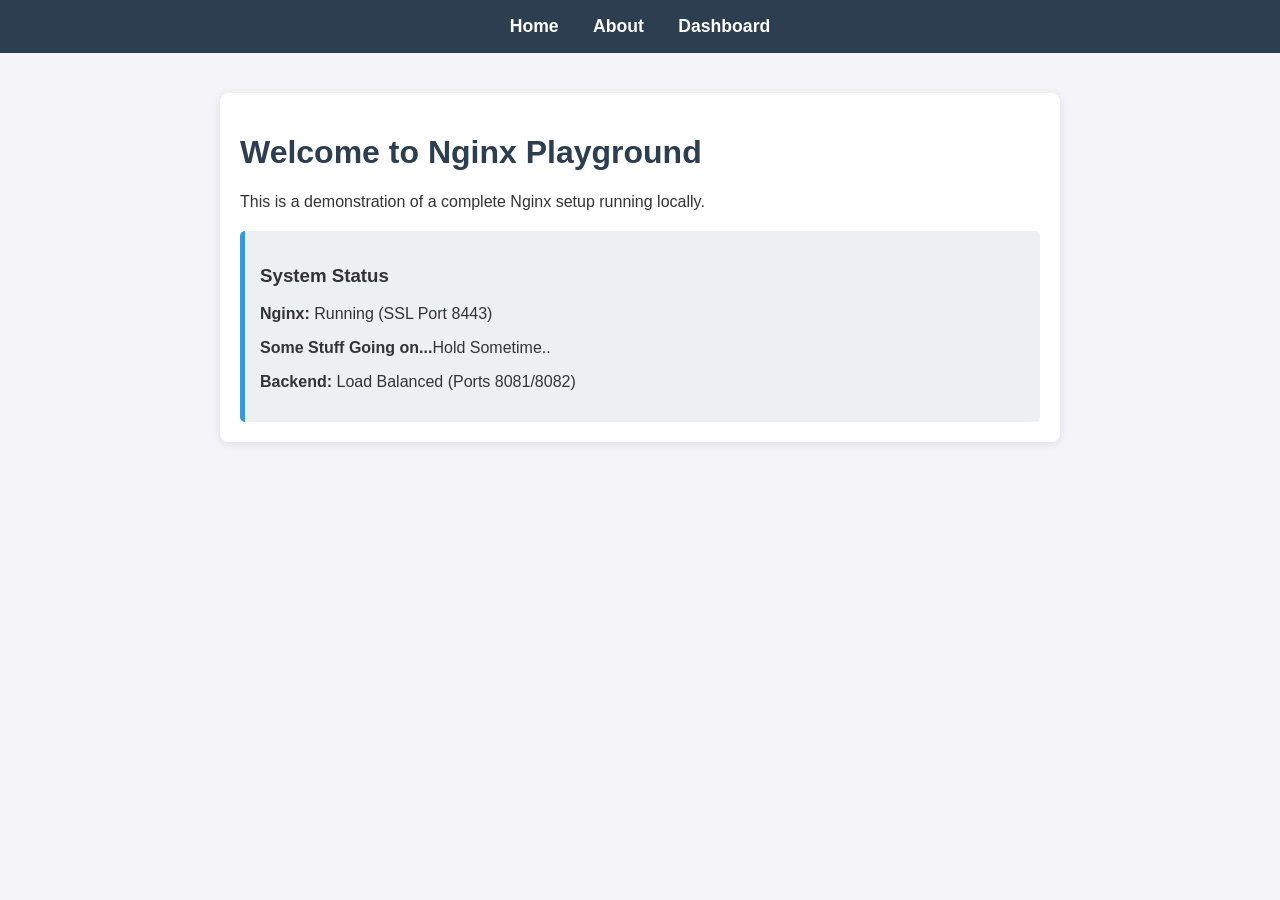
<file: html/index.html>
<!DOCTYPE html>
<html lang="en">
<head>
    <meta charset="UTF-8">
    <title>Nginx Demo - Home</title>
    <link rel="stylesheet" href="style.css">
</head>
<body>
    <header>
        <nav>
            <ul>
                <li><a href="index.html">Home</a></li>
                <li><a href="about.html">About</a></li>
                <li><a href="dashboard.html">Dashboard</a></li>
            </ul>
        </nav>
    </header>

    <div class="container">
        <h1>Welcome to Nginx Playground</h1>
        <p>This is a demonstration of a complete Nginx setup running locally.</p>
        
        <div class="card">
            <h3>System Status</h3>
            <p><strong>Nginx:</strong> Running (SSL Port 8443)</p>
            <p><strong>Some Stuff Going on...</strong>Hold Sometime..</p>
            <p><strong>Backend:</strong> Load Balanced (Ports 8081/8082)</p>
        </div>
    </div>
</body>
</html>
</file>
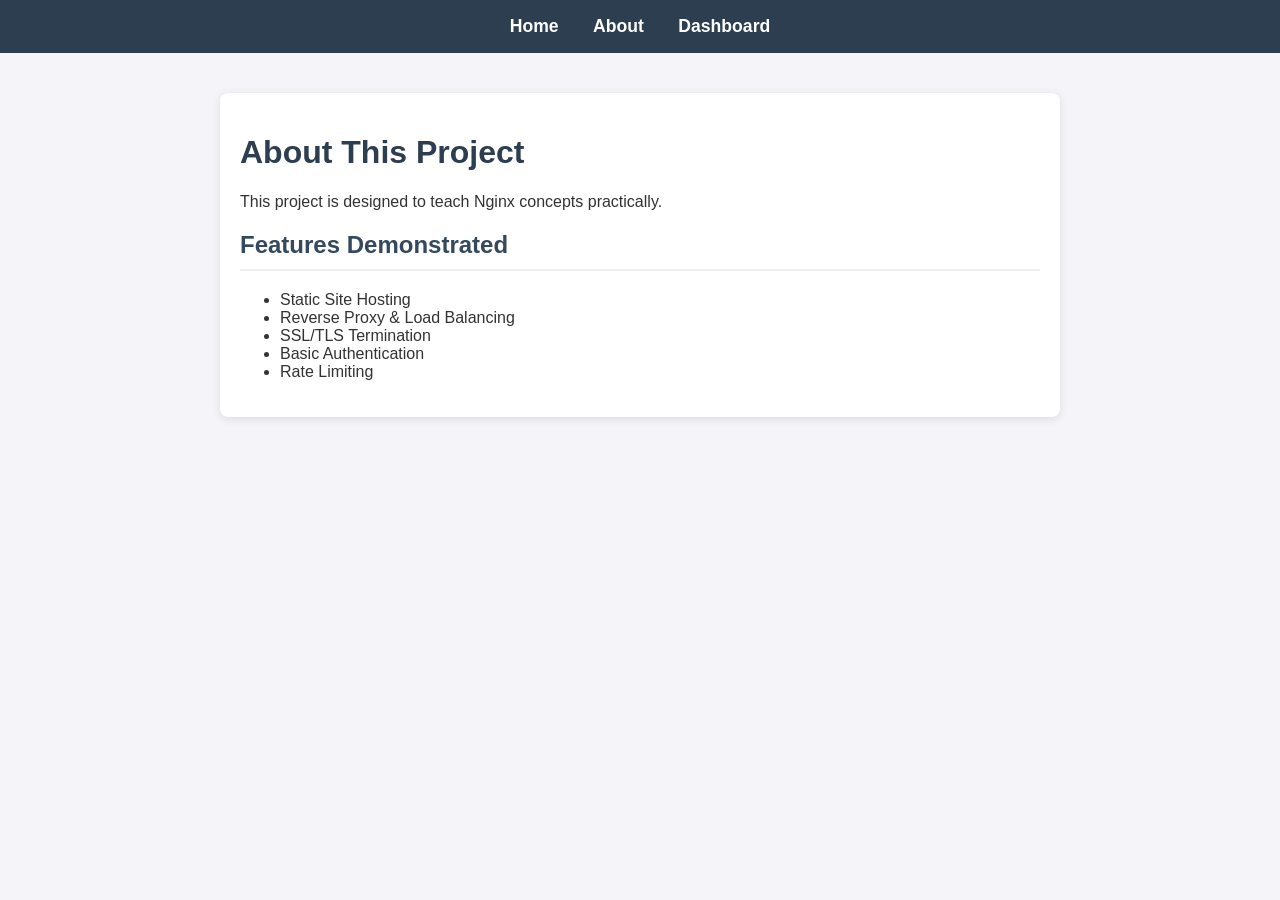
<file: html/about.html>
<!DOCTYPE html>
<html lang="en">
<head>
    <meta charset="UTF-8">
    <title>Nginx Demo - About</title>
    <link rel="stylesheet" href="style.css">
</head>
<body>
    <header>
        <nav>
            <ul>
                <li><a href="index.html">Home</a></li>
                <li><a href="about.html">About</a></li>
                <li><a href="dashboard.html">Dashboard</a></li>
            </ul>
        </nav>
    </header>

    <div class="container">
        <h1>About This Project</h1>
        <p>This project is designed to teach Nginx concepts practically.</p>

        <h2>Features Demonstrated</h2>
        <ul>
            <li>Static Site Hosting</li>
            <li>Reverse Proxy & Load Balancing</li>
            <li>SSL/TLS Termination</li>
            <li>Basic Authentication</li>
            <li>Rate Limiting</li>
        </ul>
    </div>
</body>
</html>
</file>
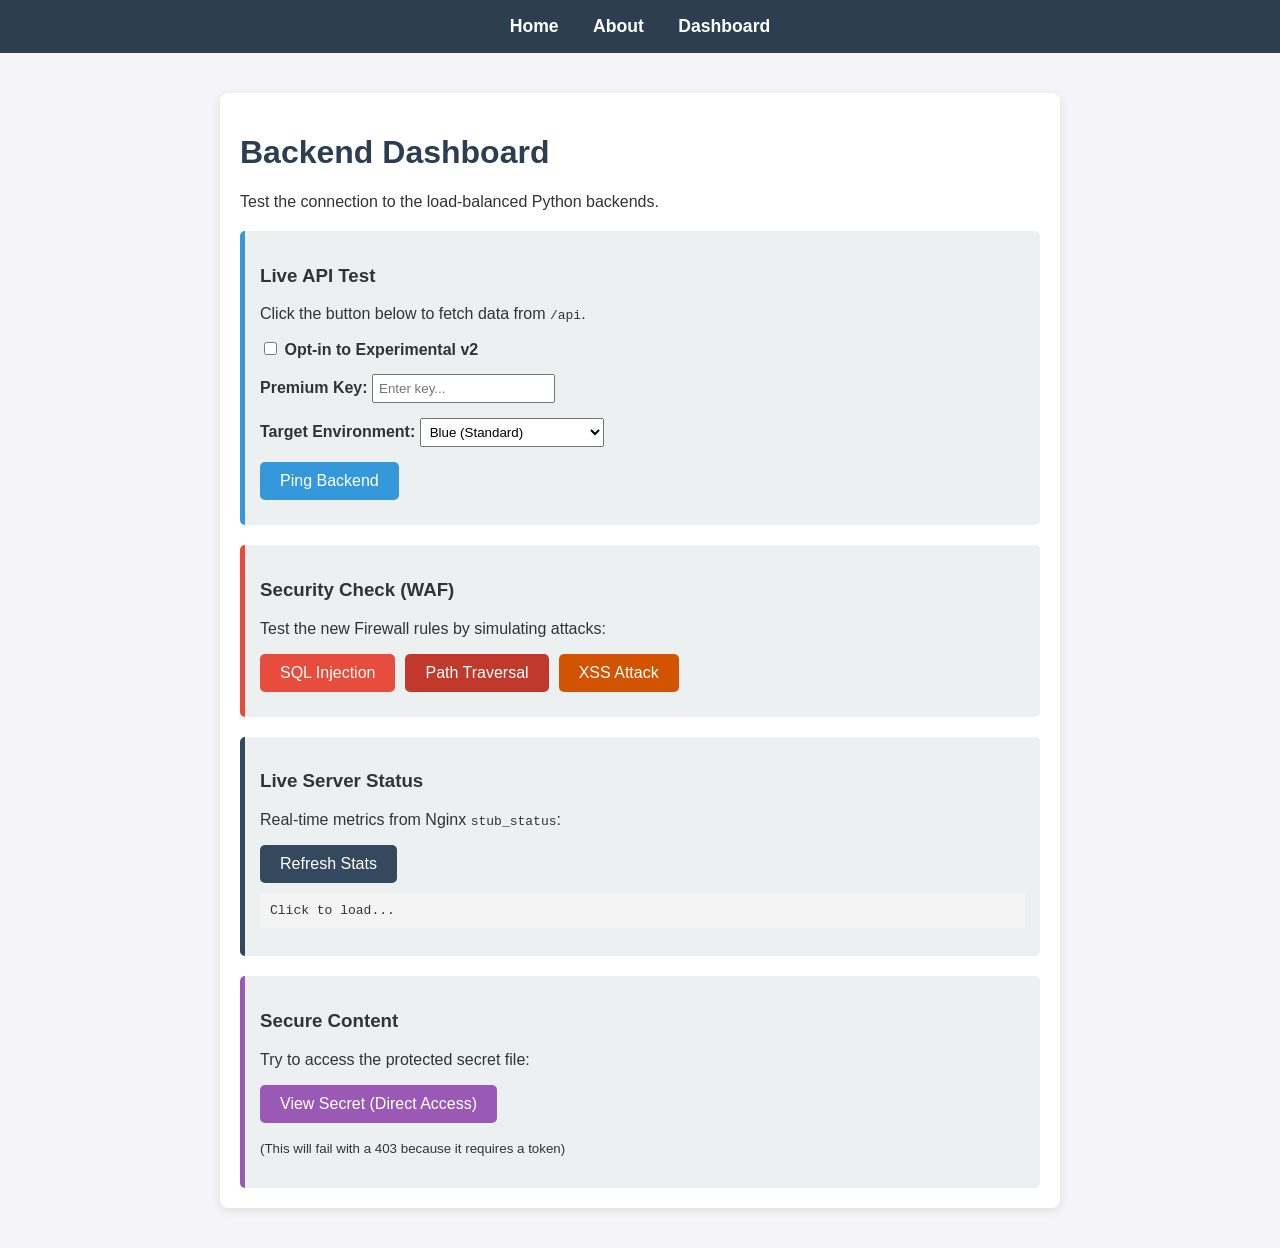
<file: html/dashboard.html>
<!DOCTYPE html>
<html lang="en">
<head>
    <meta charset="UTF-8">
    <title>Nginx Demo - Dashboard</title>
    <link rel="stylesheet" href="style.css">
</head>
<body>
    <header>
        <nav>
            <ul>
                <li><a href="index.html">Home</a></li>
                <li><a href="about.html">About</a></li>
                <li><a href="dashboard.html">Dashboard</a></li>
            </ul>
        </nav>
    </header>

    <div class="container">
        <h1>Backend Dashboard</h1>
        <p>Test the connection to the load-balanced Python backends.</p>
        
        <div class="card">
            <h3>Live API Test</h3>
            <p>Click the button below to fetch data from <code>/api</code>.</p>
            
            <div style="margin-bottom: 15px;">
                <label>
                    <input type="checkbox" id="v2-toggle" onchange="toggleV2(this)"> 
                    <strong>Opt-in to Experimental v2</strong>
                </label>
            </div>

            <div style="margin-bottom: 15px;">
                <label>
                    <strong>Premium Key:</strong> 
                    <input type="text" id="premium-key" placeholder="Enter key..." style="padding:5px;">
                </label>
            </div>

            <div style="margin-bottom: 15px;">
                <label>
                    <strong>Target Environment:</strong> 
                    <select id="env-selector" style="padding:5px;">
                        <option value="blue">Blue (Standard)</option>
                        <option value="green">Green (New Deployment)</option>
                    </select>
                </label>
            </div>

            <button onclick="fetchData()">Ping Backend</button>
            <div id="api-response"></div>
        </div>

        <div class="card" style="border-left-color: #e74c3c;">
            <h3> Security Check (WAF)</h3>
            <p>Test the new Firewall rules by simulating attacks:</p>
            <div style="display: flex; gap: 10px; flex-wrap: wrap;">
                <button onclick="testAttack('?id=1 union select 1')" style="background-color:#e74c3c;">SQL Injection</button>
                <button onclick="testAttack('?path=../../etc/passwd')" style="background-color:#c0392b;">Path Traversal</button>
                <button onclick="testAttack('?q=<script>alert(1)</script>')" style="background-color:#d35400;">XSS Attack</button>
            </div>
            <div id="waf-response" style="margin-top:10px; font-family:monospace;"></div>
        </div>

        <div class="card" style="border-left-color: #34495e;">
            <h3> Live Server Status</h3>
            <p>Real-time metrics from Nginx <code>stub_status</code>:</p>
            <button onclick="fetchStats()" style="background-color:#34495e;">Refresh Stats</button>
            <pre id="stats-response" style="background:#f4f4f4; padding:10px; margin-top:10px;">Click to load...</pre>
        </div>

        <div class="card" style="border-left-color: #9b59b6;">
            <h3>Secure Content</h3>
            <p>Try to access the protected secret file:</p>
            <a href="/secure/secret.html" target="_blank"><button style="background-color:#9b59b6;">View Secret (Direct Access)</button></a>
            <p><small>(This will fail with a 403 because it requires a token)</small></p>
        </div>

    <script>
        // Auth Header (admin:secret)
        const authHeader = { 'Authorization': 'Basic ' + btoa('admin:secret') };

        async function testAttack(queryString) {
            const display = document.getElementById('waf-response');
            display.innerText = "Simulating attack...";
            try {
                const response = await fetch('https://localhost:8443/api' + queryString, { 
                    headers: authHeader
                });
                if (response.status === 403) {
                     display.innerHTML = `<span style="color:green">BLOCKED (403 Forbidden)</span> - WAF is working!`;
                } else {
                     display.innerHTML = `<span style="color:red"> FAILED (${response.status})</span> - Attack went through!`;
                }
            } catch (error) {
                display.innerText = "Error: " + error.message;
            }
        }

        async function fetchData() {
            const display = document.getElementById('api-response');
            const premiumKey = document.getElementById('premium-key').value;
            const targetEnv = document.getElementById('env-selector').value;
            display.innerText = "Loading...";
            
            try {
                // Pointing to the Dedicated API Gateway (Port 8443)
                const response = await fetch('https://localhost:8443/api', { 
                    headers: {
                        ...authHeader,
                        'X-Premium-Key': premiumKey,
                        'X-Target-Env': targetEnv
                    }
                });
                if (response.ok) {
                    const text = await response.text();
                    const reqId = response.headers.get('X-Request-ID');
                    const cacheStatus = response.headers.get('X-Cache-Status');
                    const responseTime = response.headers.get('X-Response-Time');
                    const env = response.headers.get('X-Environment');
                    
                    display.innerHTML = `
                        <div style="margin-top:10px; padding:10px; border:1px solid #ddd; background:#fff;">
                            <strong>Environment:</strong> <span style="color:${env === 'green' ? '#2ecc71' : '#3498db'}">${env.toUpperCase()}</span><br>
                            <strong>Response:</strong> ${text}<br>
                            <strong>Cache:</strong> <span style="color:${cacheStatus === 'HIT' ? 'green' : 'orange'}">${cacheStatus}</span><br>
                            <strong>Response Time:</strong> ${responseTime}s<br>
                            <strong>Request ID:</strong> <small>${reqId}</small>
                        </div>`;
                } else {
                    display.innerText = "Error: " + response.status + " " + response.statusText;
                }
            } catch (error) {
                display.innerText = "Network Error: " + error.message;
            }
        }

        async function fetchStats() {
            const display = document.getElementById('stats-response');
            display.innerText = "Loading...";
            
            try {
                // Pointing to the Dedicated API Gateway (Port 8443)
                const response = await fetch('https://localhost:8443/status', { headers: authHeader });
                if (response.ok) {
                    const text = await response.text();
                    display.innerText = text;
                } else {
                    display.innerText = "Error: " + response.status;
                }
            } catch (error) {
                display.innerText = "Error: " + error.message;
            }
        }
    </script>
</body>
</html>
</file>
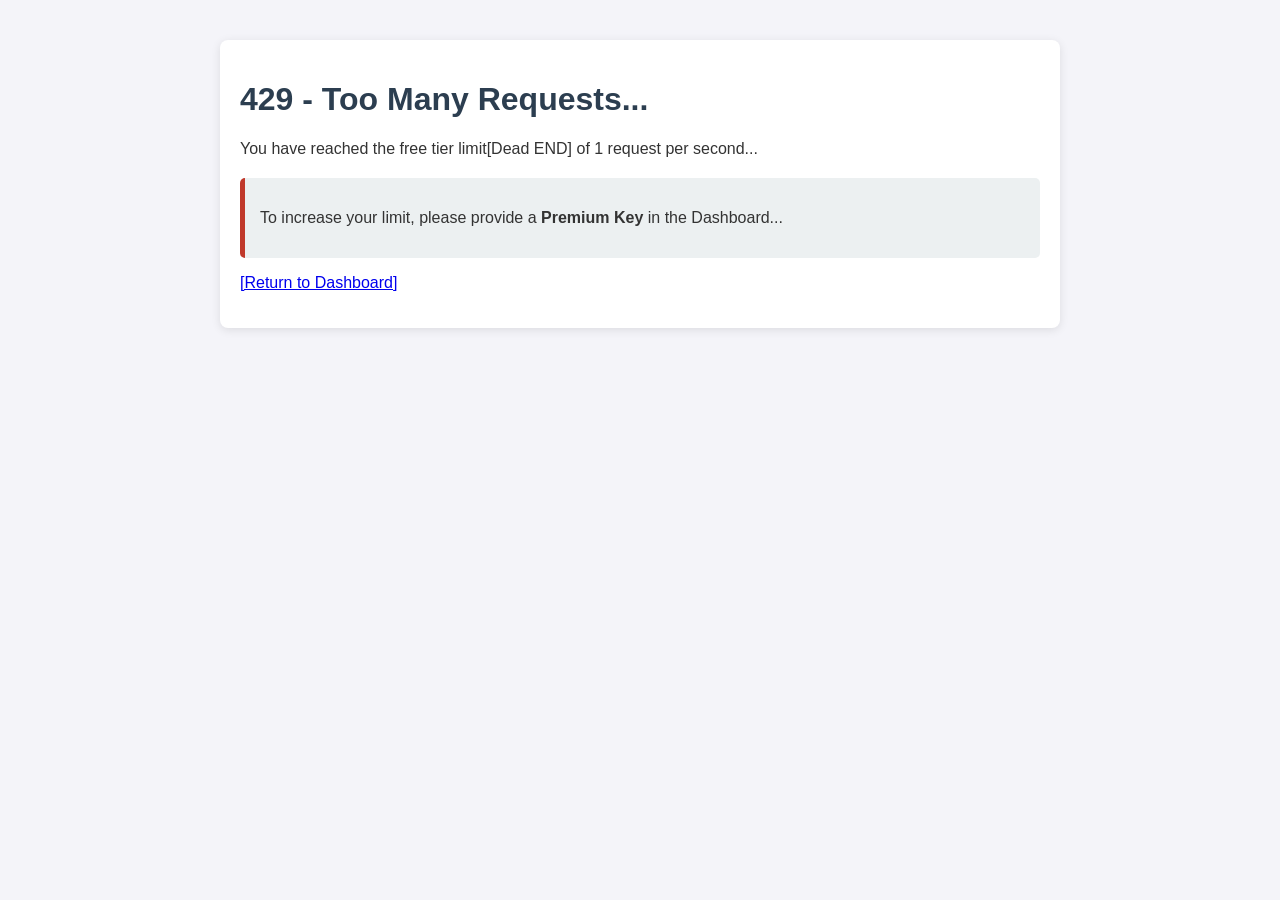
<file: html/limit.html>
<!DOCTYPE html>
<html>
<head>
    <link rel="stylesheet" href="style.css">
    <title>Rate Limit Exceeded</title>
</head>
<body>
    <div class="container">
        <h1>429 - Too Many Requests...</h1>
        <p>You have reached the free tier limit[Dead END] of 1 request per second...</p>
        <div class="card" style="border-left-color: #c0392b;">
            <p>To increase your limit, please provide a <strong>Premium Key</strong> in the Dashboard...</p>
        </div>
        <p><a href="dashboard.html">[Return to Dashboard]</a></p>
    </div>
</body>
</html>
</file>
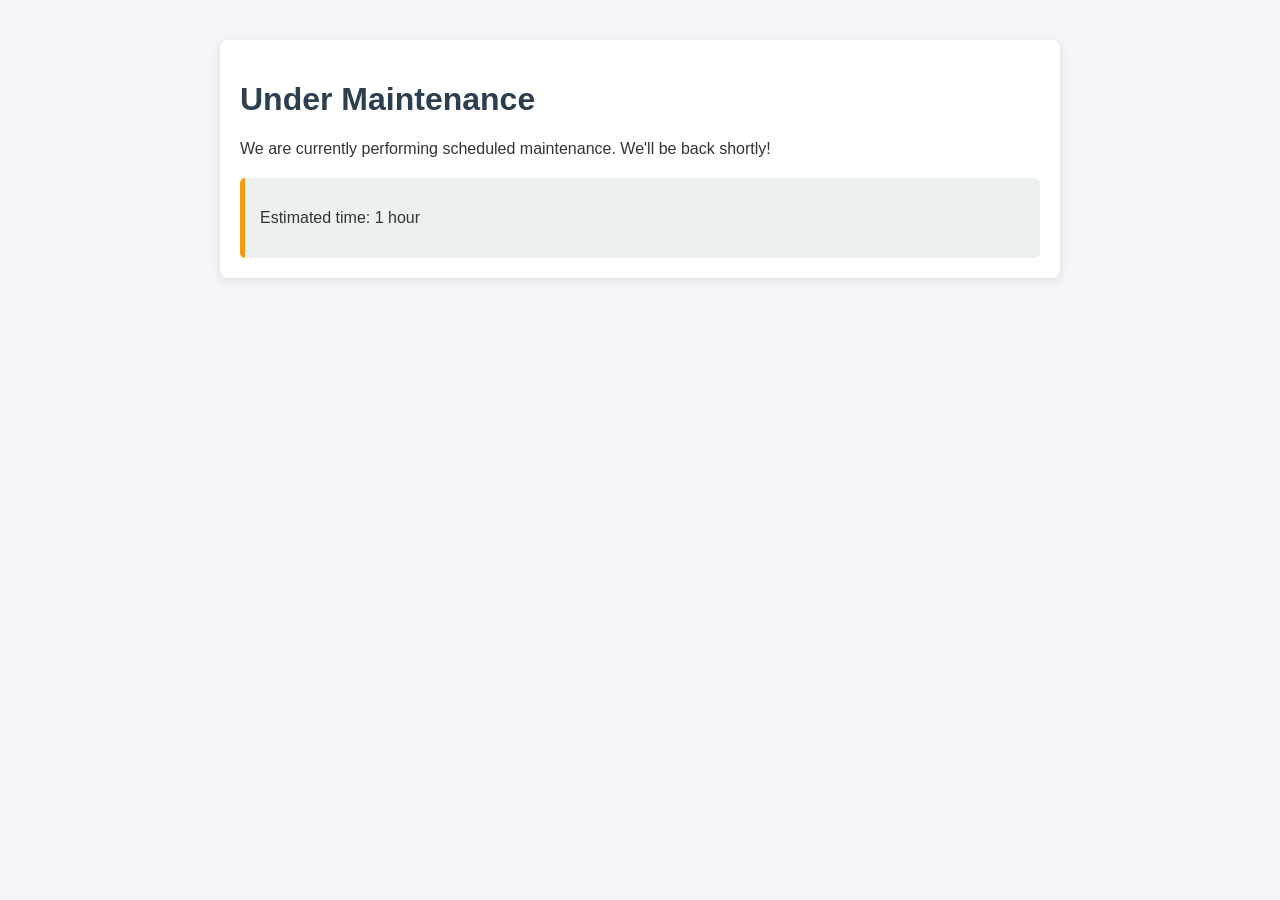
<file: html/maintenance.html>
<!DOCTYPE html>
<html>
<head>
    <link rel="stylesheet" href="style.css">
    <title>Maintenance Mode</title>
</head>
<body>
    <div class="container">
        <h1>Under Maintenance</h1>
        <p>We are currently performing scheduled maintenance. We'll be back shortly!</p>
        <div class="card" style="border-left-color: #f39c12;">
            <p>Estimated time: 1 hour</p>
        </div>
    </div>
</body>
</html>
</file>
<file: html/style.css>
body {
    font-family: 'Segoe UI', Tahoma, Geneva, Verdana, sans-serif;
    margin: 0;
    padding: 0;
    background-color: #f4f4f9;
    color: #333;
}

header {
    background-color: #2c3e50;
    color: white;
    padding: 1rem 0;
}

nav ul {
    list-style: none;
    text-align: center;
    padding: 0;
    margin: 0;
}

nav ul li {
    display: inline;
    margin: 0 15px;
}

nav a {
    color: white;
    text-decoration: none;
    font-weight: bold;
    font-size: 1.1rem;
}

nav a:hover {
    color: #3498db;
}

.container {
    max-width: 800px;
    margin: 40px auto;
    padding: 20px;
    background: white;
    border-radius: 8px;
    box-shadow: 0 2px 10px rgba(0,0,0,0.1);
}

h1 { color: #2c3e50; }
h2 { color: #34495e; border-bottom: 2px solid #ecf0f1; padding-bottom: 10px; }

.card {
    background: #ecf0f1;
    padding: 15px;
    margin-top: 20px;
    border-radius: 5px;
    border-left: 5px solid #3498db;
}

button {
    background-color: #3498db;
    color: white;
    border: none;
    padding: 10px 20px;
    border-radius: 5px;
    cursor: pointer;
    font-size: 1rem;
}

button:hover { background-color: #2980b9; }

#api-response {
    font-family: monospace;
    color: #c0392b;
    margin-top: 10px;
}
</file>
